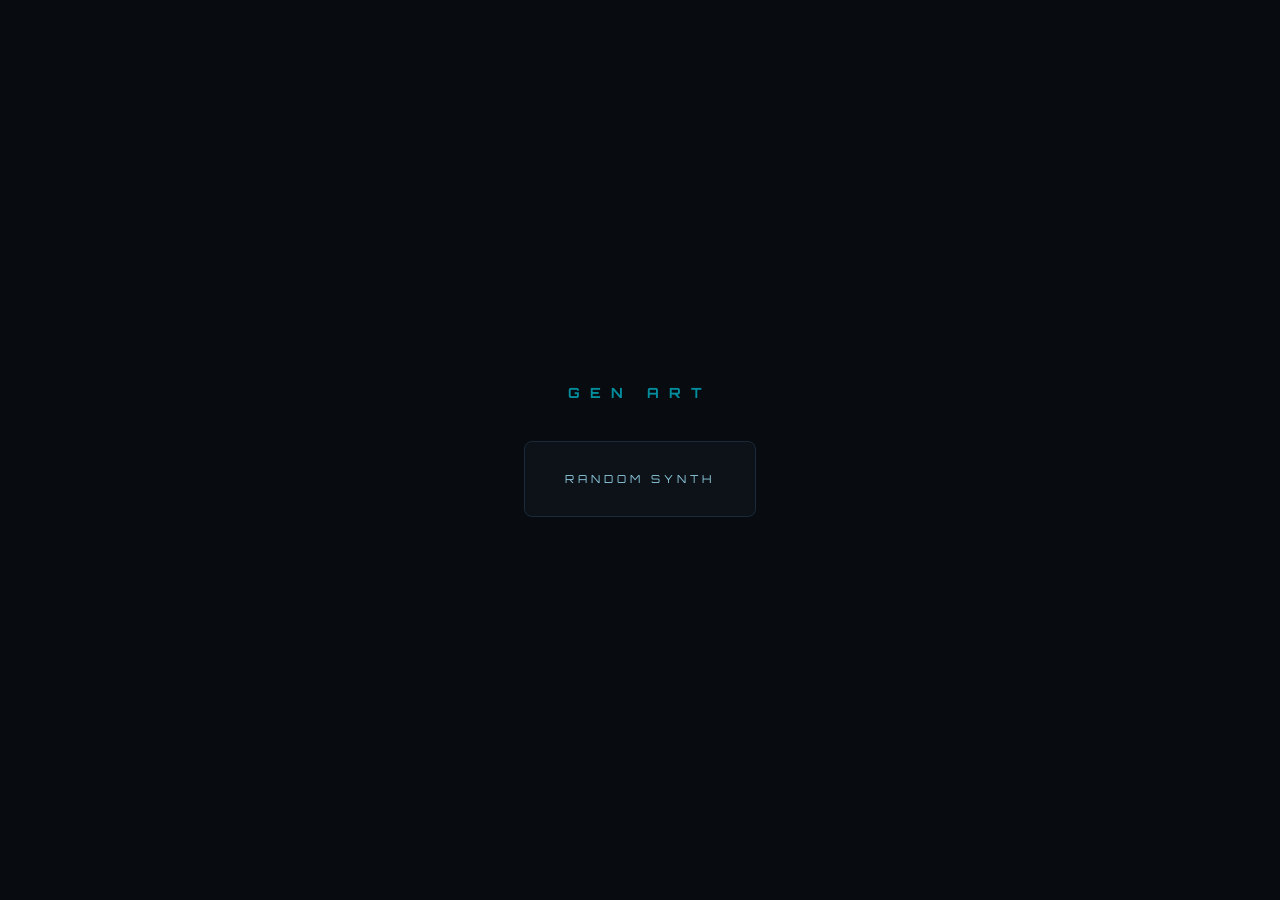
<file: index.html>
<!doctype html>
<html lang="en">
    <head>
        <meta charset="UTF-8" />
        <meta name="viewport" content="width=device-width, initial-scale=1.0" />
        <title>Gen Art</title>
        <link
            href="https://fonts.googleapis.com/css2?family=Share+Tech+Mono&family=Orbitron:wght@400;700;900&display=swap"
            rel="stylesheet"
        />
        <style>
            * { margin: 0; padding: 0; box-sizing: border-box; }
            body {
                background: #080c10;
                color: #8ecce0;
                font-family: "Share Tech Mono", monospace;
                min-height: 100vh;
                display: flex;
                flex-direction: column;
                align-items: center;
                justify-content: center;
                padding: 40px 20px;
            }
            h1 {
                font-family: "Orbitron", sans-serif;
                font-size: 14px;
                letter-spacing: 10px;
                color: #00e5ff;
                opacity: 0.6;
                margin-bottom: 40px;
                text-transform: uppercase;
            }
            .projects {
                display: flex;
                flex-wrap: wrap;
                gap: 20px;
                justify-content: center;
            }
            a.project {
                display: block;
                background: #0d1218;
                border: 1px solid #1a2a3a;
                border-radius: 8px;
                padding: 30px 40px;
                text-decoration: none;
                color: #8ecce0;
                font-size: 14px;
                letter-spacing: 2px;
                transition: all 0.15s;
            }
            a.project:hover {
                border-color: #00e5ff;
                color: #00e5ff;
                box-shadow: 0 0 20px rgba(0, 229, 255, 0.1);
            }
            .project-label {
                font-family: "Orbitron", sans-serif;
                font-size: 11px;
                letter-spacing: 4px;
                text-transform: uppercase;
            }
        </style>
    </head>
    <body>
        <h1>Gen Art</h1>
        <div class="projects">
            <a class="project" href="synth/">
                <div class="project-label">Random Synth</div>
            </a>
        </div>
    </body>
</html>
</file>
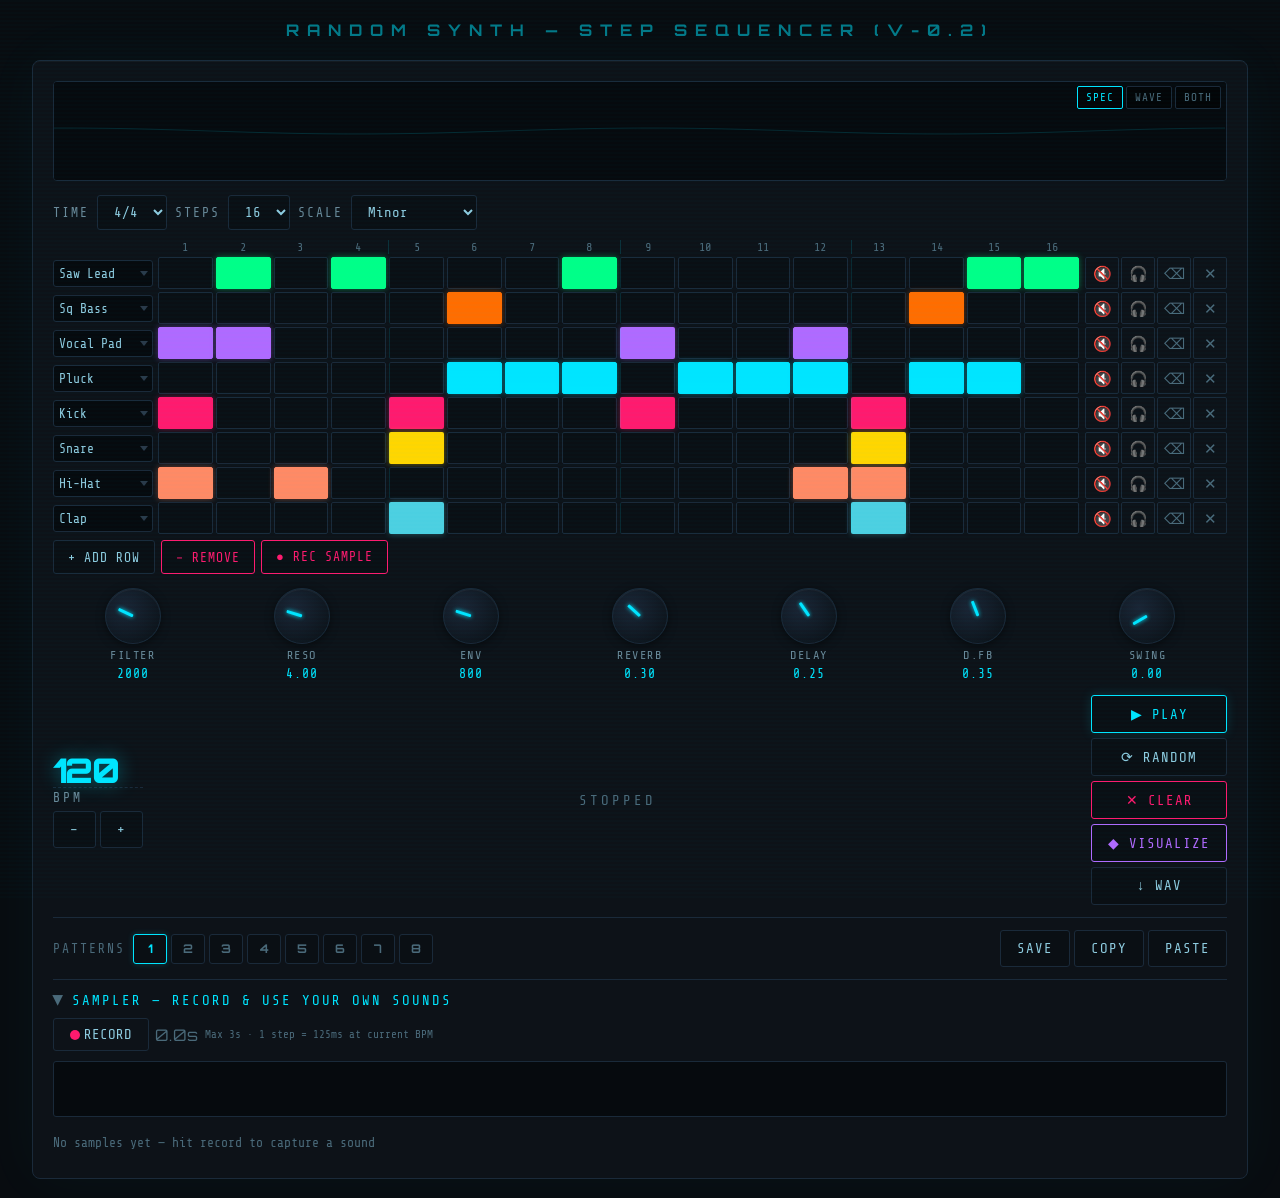
<file: synth/index.html>
<!doctype html>
<html lang="en">
    <head>
        <meta charset="UTF-8" />
        <meta name="viewport" content="width=device-width, initial-scale=1.0" />
        <title>Random Synth</title>
        <link
            href="https://fonts.googleapis.com/css2?family=Share+Tech+Mono&family=Orbitron:wght@400;700;900&display=swap"
            rel="stylesheet"
        />
        <link rel="stylesheet" href="style.css" />
    </head>
    <body>
        <h1>Random Synth &mdash; Step Sequencer (v-0.2)</h1>
        <div class="synth">
            <div class="viz-container">
                <canvas id="viz"></canvas>
                <div class="viz-modes">
                    <button
                        class="viz-mode-btn active"
                        data-mode="spectrum"
                        onclick="setVizMode('spectrum')"
                    >
                        SPEC
                    </button>
                    <button
                        class="viz-mode-btn"
                        data-mode="wave"
                        onclick="setVizMode('wave')"
                    >
                        WAVE
                    </button>
                    <button
                        class="viz-mode-btn"
                        data-mode="split"
                        onclick="setVizMode('split')"
                    >
                        BOTH
                    </button>
                </div>
            </div>

            <div class="config-bar">
                <label>Time</label>
                <select
                    class="ctrl-select"
                    id="time-sig-select"
                    onchange="onTimeSigChange()"
                >
                    <option value="4/4">4/4</option>
                    <option value="3/4">3/4</option>
                    <option value="6/8">6/8</option>
                    <option value="5/4">5/4</option>
                    <option value="7/8">7/8</option>
                </select>
                <label>Steps</label>
                <select
                    class="ctrl-select"
                    id="steps-select"
                    onchange="onStepsChange()"
                >
                    <option value="8">8</option>
                    <option value="12">12</option>
                    <option value="16" selected>16</option>
                    <option value="24">24</option>
                    <option value="32">32</option>
                </select>
                <label>Scale</label>
                <select class="ctrl-select" id="scale-select">
                    <option value="minor">Minor</option>
                    <option value="major">Major</option>
                    <option value="pentatonic">Pentatonic</option>
                    <option value="dorian">Dorian</option>
                    <option value="phrygian">Phrygian</option>
                    <option value="mixolydian">Mixolydian</option>
                    <option value="harmonicMin">Harm. Min</option>
                </select>
            </div>

            <div id="seq-header"></div>
            <div id="seq-rows"></div>
            <div class="row-mgmt">
                <button class="btn" onclick="addRow()">+ ADD ROW</button>
                <button class="btn danger" onclick="removeRow()">
                    &minus; REMOVE
                </button>
                <button
                    class="btn"
                    id="quick-rec-btn"
                    onclick="quickRec()"
                    style="border-color: var(--pink); color: var(--pink)"
                >
                    &#9679; REC SAMPLE
                </button>
            </div>

            <div class="controls">
                <div class="knob-group">
                    <div
                        class="knob-wrap"
                        data-param="filter"
                        data-min="200"
                        data-max="8000"
                        data-val="2000"
                    >
                        <div class="knob-bg"></div>
                        <div class="knob-indicator" id="knob-filter-ind"></div>
                    </div>
                    <div class="knob-label">Filter</div>
                    <div class="knob-val" id="knob-filter-val">2000</div>
                </div>
                <div class="knob-group">
                    <div
                        class="knob-wrap"
                        data-param="resonance"
                        data-min="0.1"
                        data-max="20"
                        data-val="4"
                    >
                        <div class="knob-bg"></div>
                        <div
                            class="knob-indicator"
                            id="knob-resonance-ind"
                        ></div>
                    </div>
                    <div class="knob-label">Reso</div>
                    <div class="knob-val" id="knob-resonance-val">4.0</div>
                </div>
                <div class="knob-group">
                    <div
                        class="knob-wrap"
                        data-param="filterEnv"
                        data-min="0"
                        data-max="4000"
                        data-val="800"
                    >
                        <div class="knob-bg"></div>
                        <div
                            class="knob-indicator"
                            id="knob-filterEnv-ind"
                        ></div>
                    </div>
                    <div class="knob-label">Env</div>
                    <div class="knob-val" id="knob-filterEnv-val">800</div>
                </div>
                <div class="knob-group">
                    <div
                        class="knob-wrap"
                        data-param="reverb"
                        data-min="0"
                        data-max="1"
                        data-val="0.3"
                    >
                        <div class="knob-bg"></div>
                        <div class="knob-indicator" id="knob-reverb-ind"></div>
                    </div>
                    <div class="knob-label">Reverb</div>
                    <div class="knob-val" id="knob-reverb-val">0.30</div>
                </div>
                <div class="knob-group">
                    <div
                        class="knob-wrap"
                        data-param="delay"
                        data-min="0"
                        data-max="0.7"
                        data-val="0.25"
                    >
                        <div class="knob-bg"></div>
                        <div class="knob-indicator" id="knob-delay-ind"></div>
                    </div>
                    <div class="knob-label">Delay</div>
                    <div class="knob-val" id="knob-delay-val">0.25</div>
                </div>
                <div class="knob-group">
                    <div
                        class="knob-wrap"
                        data-param="delayFb"
                        data-min="0"
                        data-max="0.85"
                        data-val="0.35"
                    >
                        <div class="knob-bg"></div>
                        <div class="knob-indicator" id="knob-delayFb-ind"></div>
                    </div>
                    <div class="knob-label">D.FB</div>
                    <div class="knob-val" id="knob-delayFb-val">0.35</div>
                </div>
                <div class="knob-group">
                    <div
                        class="knob-wrap"
                        data-param="swing"
                        data-min="0"
                        data-max="0.12"
                        data-val="0"
                    >
                        <div class="knob-bg"></div>
                        <div class="knob-indicator" id="knob-swing-ind"></div>
                    </div>
                    <div class="knob-label">Swing</div>
                    <div class="knob-val" id="knob-swing-val">0.00</div>
                </div>
            </div>

            <div class="bottom">
                <div>
                    <div
                        class="bpm-display"
                        id="bpm-display"
                        onclick="startBpmEdit()"
                    >
                        120
                    </div>
                    <input
                        class="bpm-input"
                        id="bpm-input"
                        type="number"
                        min="40"
                        max="300"
                        value="120"
                        onblur="commitBpmEdit()"
                        onkeydown="if (event.key === 'Enter') commitBpmEdit();"
                    />
                    <div class="bpm-label">BPM</div>
                    <div class="bpm-btns" style="margin-top: 6px">
                        <button class="btn" onclick="changeBpm(-5)">
                            &minus;
                        </button>
                        <button class="btn" onclick="changeBpm(5)">+</button>
                    </div>
                </div>
                <div
                    style="
                        display: flex;
                        flex-direction: column;
                        gap: 6px;
                        align-items: center;
                    "
                >
                    <div class="status" id="status">STOPPED</div>
                </div>
                <div style="display: flex; flex-direction: column; gap: 5px">
                    <button
                        class="btn primary"
                        id="play-btn"
                        onclick="togglePlay()"
                    >
                        &#9654; PLAY
                    </button>
                    <button class="btn" onclick="randomize()">
                        &#10227; RANDOM
                    </button>
                    <button class="btn danger" onclick="clearAll()">
                        &#10005; CLEAR
                    </button>
                    <button class="btn" id="viz-open-btn" style="border-color: var(--purple); color: var(--purple)">
                        &#9670; VISUALIZE
                    </button>
                    <button class="btn" onclick="exportWav()">
                        &darr; WAV
                    </button>
                </div>
            </div>

            <div class="pattern-bar">
                <div class="lbl">Patterns</div>
                <div
                    class="pat-slot active"
                    data-slot="0"
                    onclick="selectPattern(0)"
                >
                    1
                </div>
                <div class="pat-slot" data-slot="1" onclick="selectPattern(1)">
                    2
                </div>
                <div class="pat-slot" data-slot="2" onclick="selectPattern(2)">
                    3
                </div>
                <div class="pat-slot" data-slot="3" onclick="selectPattern(3)">
                    4
                </div>
                <div class="pat-slot" data-slot="4" onclick="selectPattern(4)">
                    5
                </div>
                <div class="pat-slot" data-slot="5" onclick="selectPattern(5)">
                    6
                </div>
                <div class="pat-slot" data-slot="6" onclick="selectPattern(6)">
                    7
                </div>
                <div class="pat-slot" data-slot="7" onclick="selectPattern(7)">
                    8
                </div>
                <div class="pat-actions">
                    <button class="btn" onclick="savePattern()">SAVE</button>
                    <button class="btn" onclick="copyPatternJSON()">
                        COPY
                    </button>
                    <button class="btn" onclick="pastePatternJSON()">
                        PASTE
                    </button>
                </div>
            </div>

            <div class="sampler-panel">
                <div class="sampler-header" onclick="toggleSamplerPanel()">
                    <span class="arrow open" id="sampler-arrow">&#9654;</span>
                    <span class="lbl"
                        >Sampler &mdash; Record &amp; Use Your Own Sounds</span
                    >
                </div>
                <div class="sampler-body open" id="sampler-body">
                    <div class="rec-controls">
                        <button
                            class="rec-btn"
                            id="rec-btn"
                            onclick="toggleRecording()"
                        >
                            <span class="rec-dot"></span> RECORD
                        </button>
                        <span class="rec-timer" id="rec-timer">0.0s</span>
                        <span class="rec-hint"
                            >Max 3s &middot; 1 step =
                            <span id="step-dur-hint">125</span>ms at current
                            BPM</span
                        >
                    </div>
                    <canvas class="rec-waveform" id="rec-waveform"></canvas>
                    <div class="sample-list" id="sample-list">
                        <div class="no-samples" id="no-samples">
                            No samples yet &mdash; hit record to capture a sound
                        </div>
                    </div>
                </div>
            </div>
        </div>
        <div class="tooltip" id="tooltip"></div>

        <div id="viz-overlay" class="viz-overlay">
            <canvas id="viz-fullscreen"></canvas>
            <button id="viz-close-btn" class="viz-overlay-btn viz-close">&times;</button>
            <button id="viz-mode-cycle" class="viz-overlay-btn viz-cycle">PARTICLES</button>
        </div>

        <script type="module" src="js/main.js"></script>
    </body>
</html>
</file>
<file: synth/style.css>
* {
    margin: 0;
    padding: 0;
    box-sizing: border-box;
}
:root {
    --bg: #080c10;
    --panel: #0d1218;
    --border: #1a2a3a;
    --cyan: #00e5ff;
    --green: #00ff88;
    --orange: #ff6d00;
    --pink: #ff1a6e;
    --purple: #b06aff;
    --yellow: #ffd600;
    --dim: #4a6a7a;
    --text: #8ecce0;
    --deep: #060a0e;
}
body {
    background: var(--bg);
    color: var(--text);
    font-family: "Share Tech Mono", monospace;
    min-height: 100vh;
    display: flex;
    flex-direction: column;
    align-items: center;
    padding: 20px;
    overflow-x: hidden;
}
body::before {
    content: "";
    position: fixed;
    inset: 0;
    background: repeating-linear-gradient(
        0deg,
        transparent,
        transparent 2px,
        rgba(0, 229, 255, 0.015) 2px,
        rgba(0, 229, 255, 0.015) 4px
    );
    pointer-events: none;
    z-index: 100;
}
h1 {
    font-family: "Orbitron", sans-serif;
    font-size: 16px;
    letter-spacing: 8px;
    color: var(--cyan);
    opacity: 0.5;
    margin-bottom: 20px;
    text-transform: uppercase;
}
.synth {
    background: var(--panel);
    border: 1px solid var(--border);
    border-radius: 8px;
    padding: 20px;
    width: min(1400px, 95vw);
    box-shadow:
        0 0 60px rgba(0, 229, 255, 0.04),
        inset 0 1px 0 rgba(255, 255, 255, 0.03);
}

/* Visualizer */
.viz-container {
    position: relative;
    margin-bottom: 14px;
}
#viz {
    width: 100%;
    height: 100px;
    background: var(--deep);
    border: 1px solid var(--border);
    border-radius: 4px;
    display: block;
}
.viz-modes {
    position: absolute;
    top: 5px;
    right: 6px;
    display: flex;
    gap: 3px;
}
.viz-mode-btn {
    background: rgba(0, 0, 0, 0.5);
    border: 1px solid var(--border);
    color: var(--dim);
    font-family: "Share Tech Mono", monospace;
    font-size: 11px;
    letter-spacing: 1px;
    padding: 4px 8px;
    border-radius: 2px;
    cursor: pointer;
    transition: all 0.15s;
}
.viz-mode-btn.active {
    color: var(--cyan);
    border-color: var(--cyan);
}

/* Sequencer */
.seq-header {
    display: flex;
    align-items: center;
    margin-bottom: 3px;
    gap: 3px;
}
.seq-header .hdr-left {
    width: 100px;
    flex-shrink: 0;
    margin-right: 2px;
}
.seq-header .step-nums {
    display: flex;
    flex: 1;
    gap: 3px;
    min-width: 0;
}
.seq-header .step-nums span {
    flex: 1;
    min-width: 0;
    font-size: 12px;
    color: var(--dim);
    text-align: center;
    overflow: hidden;
}
.seq-header .hdr-right {
    width: 142px;
    flex-shrink: 0;
    margin-left: 3px;
}

/* Beat group markers */
.beat-marker {
    border-left: 1px solid rgba(0, 229, 255, 0.12) !important;
}

.seq-row {
    display: flex;
    gap: 3px;
    margin-bottom: 3px;
    align-items: center;
}
.row-inst-select {
    width: 100px;
    flex-shrink: 0;
    margin-right: 2px;
    background: var(--deep);
    border: 1px solid var(--border);
    color: var(--text);
    font-family: "Share Tech Mono", monospace;
    font-size: 13px;
    padding: 5px 5px;
    border-radius: 3px;
    outline: none;
    cursor: pointer;
    appearance: none;
    -webkit-appearance: none;
    -moz-appearance: none;
    background-image: url("data:image/svg+xml,%3Csvg xmlns='http://www.w3.org/2000/svg' width='8' height='5'%3E%3Cpath d='M0 0l4 5 4-5z' fill='%232a3a4a'/%3E%3C/svg%3E");
    background-repeat: no-repeat;
    background-position: right 4px center;
    padding-right: 14px;
    text-overflow: ellipsis;
}
.row-inst-select:focus {
    border-color: var(--cyan);
}

.step {
    flex: 1;
    height: 32px;
    min-width: 8px;
    background: #0a0f14;
    border: 1px solid var(--border);
    border-radius: 2px;
    cursor: pointer;
    transition:
        background 0.06s,
        border-color 0.06s,
        box-shadow 0.06s;
    position: relative;
    overflow: hidden;
}
/* Sample-span block: merge adjacent active steps visually */
.step.span-mid {
    border-left-color: transparent;
    margin-left: -3px;
    padding-left: 3px;
}
.step.span-end {
    border-left-color: transparent;
    margin-left: -3px;
    padding-left: 3px;
}
.step.span-start {
    border-top-right-radius: 0;
    border-bottom-right-radius: 0;
}
.step.span-mid {
    border-radius: 0;
}
.step.span-end {
    border-top-left-radius: 0;
    border-bottom-left-radius: 0;
}
.step:hover {
    border-color: rgba(255, 255, 255, 0.12);
}
.step .pitch-bar {
    position: absolute;
    bottom: 0;
    left: 1px;
    right: 1px;
    background: currentColor;
    opacity: 0.25;
    border-radius: 1px;
    pointer-events: none;
    transition: height 0.1s;
}

/* Row colors — 12 for enough headroom */
.rc0 .step.active {
    background: var(--green);
    border-color: var(--green);
    box-shadow: 0 0 6px rgba(0, 255, 136, 0.4);
    color: var(--green);
}
.rc1 .step.active {
    background: var(--orange);
    border-color: var(--orange);
    box-shadow: 0 0 6px rgba(255, 109, 0, 0.4);
    color: var(--orange);
}
.rc2 .step.active {
    background: var(--purple);
    border-color: var(--purple);
    box-shadow: 0 0 6px rgba(176, 106, 255, 0.4);
    color: var(--purple);
}
.rc3 .step.active {
    background: var(--cyan);
    border-color: var(--cyan);
    box-shadow: 0 0 6px rgba(0, 229, 255, 0.4);
    color: var(--cyan);
}
.rc4 .step.active {
    background: var(--pink);
    border-color: var(--pink);
    box-shadow: 0 0 6px rgba(255, 26, 110, 0.4);
    color: var(--pink);
}
.rc5 .step.active {
    background: var(--yellow);
    border-color: var(--yellow);
    box-shadow: 0 0 6px rgba(255, 214, 0, 0.4);
    color: var(--yellow);
}
.rc6 .step.active {
    background: #ff8a65;
    border-color: #ff8a65;
    box-shadow: 0 0 6px rgba(255, 138, 101, 0.4);
    color: #ff8a65;
}
.rc7 .step.active {
    background: #4dd0e1;
    border-color: #4dd0e1;
    box-shadow: 0 0 6px rgba(77, 208, 225, 0.4);
    color: #4dd0e1;
}
.rc8 .step.active {
    background: #aed581;
    border-color: #aed581;
    box-shadow: 0 0 6px rgba(174, 213, 129, 0.4);
    color: #aed581;
}
.rc9 .step.active {
    background: #ef5350;
    border-color: #ef5350;
    box-shadow: 0 0 6px rgba(239, 83, 80, 0.4);
    color: #ef5350;
}
.rc10 .step.active {
    background: #42a5f5;
    border-color: #42a5f5;
    box-shadow: 0 0 6px rgba(66, 165, 245, 0.4);
    color: #42a5f5;
}
.rc11 .step.active {
    background: #ab47bc;
    border-color: #ab47bc;
    box-shadow: 0 0 6px rgba(171, 71, 188, 0.4);
    color: #ab47bc;
}
[class*="rc"] .step.active.playing {
    background: #fff;
    box-shadow: 0 0 14px #fff;
}
[class*="rc"] .step.playing:not(.active) {
    border-color: rgba(255, 255, 255, 0.15);
}

/* Row action buttons — horizontal, bigger */
.row-actions {
    display: flex;
    gap: 2px;
    flex-shrink: 0;
    margin-left: 3px;
}
.row-act {
    width: 34px;
    height: 32px;
    flex-shrink: 0;
    background: none;
    border: 1px solid var(--border);
    border-radius: 2px;
    color: var(--dim);
    font-size: 15px;
    cursor: pointer;
    display: flex;
    align-items: center;
    justify-content: center;
    transition: all 0.1s;
    padding: 0;
    line-height: 1;
}
.row-act:hover {
    border-color: var(--text);
    color: var(--text);
}
.row-act.mute-btn.muted {
    background: rgba(255, 26, 110, 0.15);
    border-color: var(--pink);
    color: var(--pink);
}
.row-act.solo-btn.soloed {
    background: rgba(0, 229, 255, 0.15);
    border-color: var(--cyan);
    color: var(--cyan);
}
.row-act.clr-btn:hover {
    border-color: var(--orange);
    color: var(--orange);
}
.row-act.del-btn:hover {
    border-color: var(--pink);
    color: var(--pink);
}
.seq-row.silenced .step {
    opacity: 0.25;
}
.seq-row.silenced .row-inst-select {
    opacity: 0.35;
}

/* Add/remove row buttons */
.row-mgmt {
    display: flex;
    gap: 6px;
    margin-top: 6px;
    margin-bottom: 2px;
}
.row-mgmt .btn {
    font-size: 13px;
    padding: 8px 14px;
}

/* Knobs */
.controls {
    display: grid;
    grid-template-columns: repeat(7, 1fr);
    gap: 10px;
    margin-top: 14px;
}
.knob-group {
    display: flex;
    flex-direction: column;
    align-items: center;
    gap: 4px;
}
.knob-wrap {
    position: relative;
    width: 56px;
    height: 56px;
    cursor: pointer;
    user-select: none;
}
.knob-bg {
    width: 56px;
    height: 56px;
    border-radius: 50%;
    background: radial-gradient(
        circle at 35% 35%,
        #1a2535,
        #0a0f14
    );
    border: 1px solid var(--border);
    box-shadow:
        0 2px 8px rgba(0, 0, 0, 0.5),
        inset 0 1px 0 rgba(255, 255, 255, 0.05);
}
.knob-indicator {
    position: absolute;
    top: 50%;
    left: 50%;
    width: 3px;
    height: 16px;
    background: var(--cyan);
    transform-origin: bottom center;
    border-radius: 1px;
    box-shadow: 0 0 4px var(--cyan);
}
.knob-label {
    font-size: 12px;
    letter-spacing: 1.5px;
    color: #6a8a9a;
    text-transform: uppercase;
}
.knob-val {
    font-size: 13px;
    color: var(--cyan);
    letter-spacing: 1px;
}

/* Bottom */
.bottom {
    display: flex;
    align-items: center;
    justify-content: space-between;
    margin-top: 14px;
    gap: 10px;
    flex-wrap: wrap;
}
.bpm-display {
    font-family: "Orbitron", sans-serif;
    font-size: 34px;
    font-weight: 900;
    color: var(--cyan);
    letter-spacing: -1px;
    line-height: 1;
    text-shadow: 0 0 20px rgba(0, 229, 255, 0.4);
    cursor: pointer;
    border-bottom: 1px dashed var(--border);
    transition: border-color 0.2s;
}
.bpm-display:hover {
    border-color: var(--cyan);
}
.bpm-input {
    font-family: "Orbitron", sans-serif;
    font-size: 34px;
    font-weight: 900;
    color: var(--cyan);
    background: var(--deep);
    border: 1px solid var(--cyan);
    border-radius: 4px;
    width: 96px;
    text-align: center;
    outline: none;
    letter-spacing: -1px;
    display: none;
}
.bpm-label {
    font-size: 13px;
    letter-spacing: 3px;
    color: #6a8a9a;
    margin-top: 2px;
}
.bpm-btns {
    display: flex;
    gap: 4px;
}
.btn {
    background: #0a0f14;
    border: 1px solid var(--border);
    color: var(--text);
    padding: 10px 16px;
    font-family: "Share Tech Mono", monospace;
    font-size: 14px;
    letter-spacing: 1px;
    cursor: pointer;
    border-radius: 3px;
    transition: all 0.1s;
    white-space: nowrap;
}
.btn:hover {
    border-color: var(--cyan);
    color: var(--cyan);
}
.btn.primary {
    border-color: var(--cyan);
    color: var(--cyan);
    box-shadow: 0 0 12px rgba(0, 229, 255, 0.15);
}
.btn.primary:hover {
    background: rgba(0, 229, 255, 0.1);
}
.btn.danger {
    border-color: var(--pink);
    color: var(--pink);
}
.btn.danger:hover {
    background: rgba(255, 26, 110, 0.08);
}
.ctrl-select {
    background: #0a0f14;
    border: 1px solid var(--border);
    color: var(--text);
    padding: 8px 12px;
    font-family: "Share Tech Mono", monospace;
    font-size: 14px;
    border-radius: 3px;
    outline: none;
    cursor: pointer;
}
.ctrl-select:focus {
    border-color: var(--cyan);
}
.status {
    font-size: 14px;
    letter-spacing: 3px;
    color: var(--dim);
}
.status.playing {
    color: var(--green);
    text-shadow: 0 0 8px var(--green);
}

/* Config bar (time sig, steps, scale) */
.config-bar {
    display: flex;
    gap: 8px;
    align-items: center;
    flex-wrap: wrap;
    margin-bottom: 10px;
}
.config-bar label {
    font-size: 13px;
    letter-spacing: 2px;
    color: #6a8a9a;
    text-transform: uppercase;
}

/* Pattern bar */
.pattern-bar {
    display: flex;
    gap: 4px;
    align-items: center;
    margin-top: 12px;
    padding-top: 12px;
    border-top: 1px solid var(--border);
}
.pattern-bar .lbl {
    font-size: 13px;
    letter-spacing: 2px;
    color: var(--dim);
    text-transform: uppercase;
    margin-right: 4px;
    flex-shrink: 0;
}
.pat-slot {
    width: 34px;
    height: 30px;
    background: #0a0f14;
    border: 1px solid var(--border);
    border-radius: 3px;
    font-family: "Orbitron", sans-serif;
    font-size: 12px;
    font-weight: 700;
    color: var(--dim);
    cursor: pointer;
    display: flex;
    align-items: center;
    justify-content: center;
    transition: all 0.1s;
}
.pat-slot:hover {
    border-color: var(--cyan);
    color: var(--text);
}
.pat-slot.active {
    border-color: var(--cyan);
    color: var(--cyan);
    box-shadow: 0 0 6px rgba(0, 229, 255, 0.2);
}
.pat-slot.filled {
    color: var(--text);
}
.pat-slot.filled.active {
    color: var(--cyan);
}
.pat-actions {
    display: flex;
    gap: 4px;
    margin-left: auto;
}

.tooltip {
    position: fixed;
    background: rgba(10, 15, 20, 0.95);
    border: 1px solid var(--cyan);
    color: var(--cyan);
    font-family: "Share Tech Mono", monospace;
    font-size: 13px;
    padding: 5px 10px;
    border-radius: 3px;
    pointer-events: none;
    z-index: 200;
    display: none;
    white-space: nowrap;
}

/* Sample Recorder */
.sampler-panel {
    margin-top: 12px;
    padding-top: 12px;
    border-top: 1px solid var(--border);
}
.sampler-header {
    display: flex;
    align-items: center;
    gap: 8px;
    margin-bottom: 10px;
    cursor: pointer;
    user-select: none;
}
.sampler-header .lbl {
    font-size: 14px;
    letter-spacing: 2px;
    color: var(--cyan);
    text-transform: uppercase;
}
.sampler-header .arrow {
    font-size: 14px;
    color: var(--dim);
    transition: transform 0.2s;
}
.sampler-header .arrow.open {
    transform: rotate(90deg);
}
.sampler-body {
    display: none;
}
.sampler-body.open {
    display: block;
}

.rec-controls {
    display: flex;
    gap: 6px;
    align-items: center;
    margin-bottom: 10px;
}
.rec-btn {
    background: none;
    border: 1px solid var(--border);
    border-radius: 3px;
    color: var(--text);
    font-family: "Share Tech Mono", monospace;
    font-size: 14px;
    padding: 8px 16px;
    cursor: pointer;
    transition: all 0.15s;
    display: flex;
    align-items: center;
    gap: 4px;
}
.rec-btn:hover {
    border-color: var(--cyan);
    color: var(--cyan);
}
.rec-btn.recording {
    border-color: var(--pink);
    color: var(--pink);
    animation: rec-pulse 0.8s infinite;
}
@keyframes rec-pulse {
    0%,
    100% {
        box-shadow: 0 0 0 rgba(255, 26, 110, 0);
    }
    50% {
        box-shadow: 0 0 12px rgba(255, 26, 110, 0.4);
    }
}
.rec-dot {
    width: 10px;
    height: 10px;
    border-radius: 50%;
    background: var(--pink);
    flex-shrink: 0;
}
.rec-timer {
    font-family: "Orbitron", sans-serif;
    font-size: 16px;
    color: var(--dim);
    letter-spacing: 1px;
    min-width: 40px;
}
.rec-hint {
    font-size: 11px;
    color: var(--dim);
}

/* Waveform preview */
.rec-waveform {
    width: 100%;
    height: 56px;
    background: var(--deep);
    border: 1px solid var(--border);
    border-radius: 3px;
    margin-bottom: 10px;
    display: block;
}

/* Sample list */
.sample-list {
    display: flex;
    flex-direction: column;
    gap: 4px;
}
.sample-item {
    display: flex;
    align-items: center;
    gap: 8px;
    padding: 8px 12px;
    background: var(--deep);
    border: 1px solid var(--border);
    border-radius: 3px;
}
.sample-name {
    flex: 1;
    font-size: 14px;
    color: var(--text);
    background: none;
    border: none;
    font-family: "Share Tech Mono", monospace;
    outline: none;
    min-width: 0;
}
.sample-name:focus {
    color: var(--cyan);
    border-bottom: 1px solid var(--cyan);
}
.sample-wave-mini {
    width: 160px;
    height: 36px;
    flex-shrink: 0;
    border: 1px solid var(--border);
    border-radius: 2px;
}
.sample-dur {
    font-size: 12px;
    color: var(--dim);
    min-width: 32px;
    text-align: right;
}
.sample-btn {
    background: none;
    border: 1px solid var(--border);
    border-radius: 2px;
    color: var(--dim);
    font-size: 14px;
    width: 30px;
    height: 28px;
    cursor: pointer;
    display: flex;
    align-items: center;
    justify-content: center;
    transition: all 0.1s;
}
.sample-btn:hover {
    border-color: var(--text);
    color: var(--text);
}
.sample-btn.del:hover {
    border-color: var(--pink);
    color: var(--pink);
}
.no-samples {
    font-size: 13px;
    color: var(--dim);
    padding: 8px 0;
}
@media (max-width: 700px) {
    .controls {
        grid-template-columns: repeat(4, 1fr);
    }
    .synth {
        padding: 12px;
    }
    .row-inst-select {
        width: 72px;
        font-size: 10px;
    }
}

/* ─── Fullscreen Visualizer Overlay ─── */
.viz-overlay {
    position: fixed;
    inset: 0;
    z-index: 9999;
    background: #060a0e;
    display: none;
}
.viz-overlay.active {
    display: block;
}
.viz-overlay canvas {
    width: 100%;
    height: 100%;
    display: block;
}
.viz-overlay-btn {
    position: fixed;
    z-index: 10000;
    background: rgba(13, 18, 24, 0.7);
    border: 1px solid rgba(0, 229, 255, 0.3);
    color: var(--cyan);
    font-family: "Share Tech Mono", monospace;
    cursor: pointer;
    border-radius: 6px;
    backdrop-filter: blur(4px);
    transition: opacity 0.2s;
}
.viz-overlay-btn:hover {
    opacity: 0.8;
}
.viz-close {
    top: 16px;
    right: 16px;
    width: 48px;
    height: 48px;
    font-size: 28px;
    line-height: 48px;
    text-align: center;
    padding: 0;
}
.viz-cycle {
    bottom: 16px;
    left: 50%;
    transform: translateX(-50%);
    padding: 10px 24px;
    font-size: 14px;
    letter-spacing: 2px;
}
</file>
